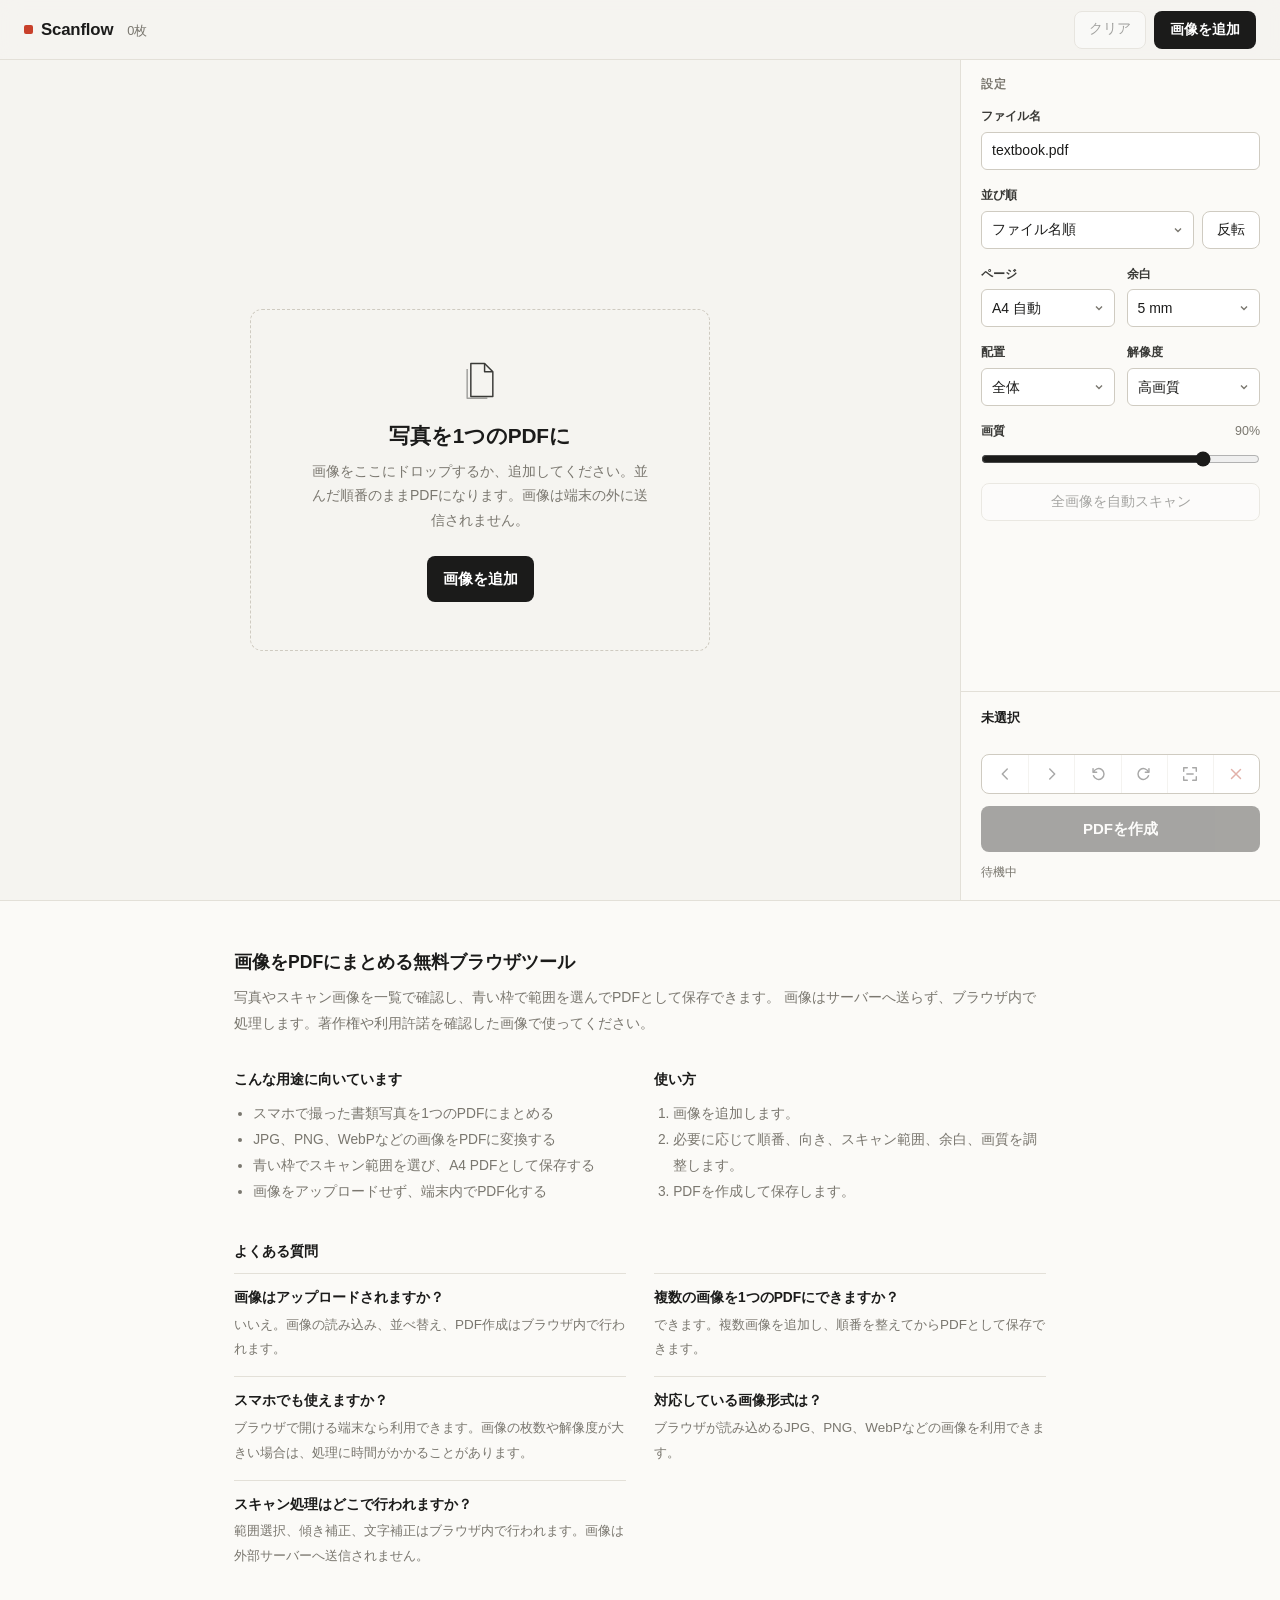
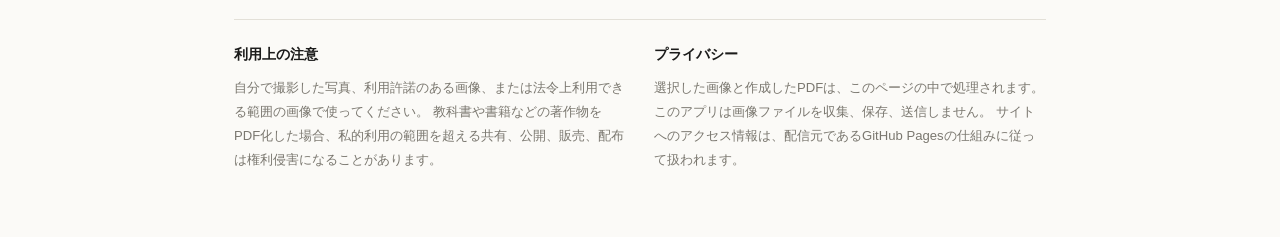
<file: index.html>
<!doctype html>
<html lang="ja">
  <head>
    <meta charset="utf-8" />
    <meta name="viewport" content="width=device-width, initial-scale=1" />
    <title>Scanflow — 写真を順番どおりのPDFに</title>
    <meta
      name="description"
      content="JPG、PNG、WebPなどの画像をブラウザ内で一覧表示し、青い枠で範囲を選んでスキャン補正してからPDF保存できます。"
    />
    <meta name="robots" content="index,follow" />
    <meta name="application-name" content="写真PDFメーカー" />
    <meta name="theme-color" content="#f5f4f0" />
    <link rel="canonical" href="https://meta1529-dev.github.io/photo-pdf-maker/" />
    <link rel="icon" href="data:image/svg+xml,%3Csvg xmlns='http://www.w3.org/2000/svg' viewBox='0 0 64 64'%3E%3Crect width='64' height='64' rx='12' fill='%23157f78'/%3E%3Cpath d='M20 12h20l8 8v32H20z' fill='white'/%3E%3Cpath d='M40 12v10h10' fill='%23d9f4ef'/%3E%3Cpath d='M25 34h18M25 40h18M25 46h12' stroke='%23157f78' stroke-width='3' stroke-linecap='round'/%3E%3C/svg%3E" />
    <link rel="manifest" href="./site.webmanifest" />
    <meta property="og:type" content="website" />
    <meta property="og:locale" content="ja_JP" />
    <meta property="og:site_name" content="写真PDFメーカー" />
    <meta property="og:title" content="画像をPDFに変換・結合 - 写真PDFメーカー" />
    <meta
      property="og:description"
      content="画像を一覧で確認し、スキャン範囲を青い枠で選んでからPDFとして保存できます。"
    />
    <meta property="og:url" content="https://meta1529-dev.github.io/photo-pdf-maker/" />
    <meta name="twitter:card" content="summary" />
    <meta name="twitter:title" content="画像をPDFに変換・結合 - 写真PDFメーカー" />
    <meta
      name="twitter:description"
      content="写真やスキャン画像を一覧化し、青い枠で範囲を選んでPDFにまとめる無料ツールです。"
    />
    <link rel="stylesheet" href="./styles.css" />
    <script type="application/ld+json">
      {
        "@context": "https://schema.org",
        "@type": "WebApplication",
        "name": "写真PDFメーカー",
        "alternateName": "Photo PDF Maker",
        "url": "https://meta1529-dev.github.io/photo-pdf-maker/",
        "applicationCategory": "UtilitiesApplication",
        "operatingSystem": "Any",
        "inLanguage": "ja",
        "isAccessibleForFree": true,
        "description": "JPG、PNG、WebPなどの画像をブラウザ内で並べ替えてPDFに変換できる無料ツールです。",
        "featureList": [
          "画像をPDFに変換",
          "複数画像の結合",
          "画像の並べ替え",
          "画像の回転",
          "青い枠でスキャン範囲を選択",
          "スキャン補正",
          "A4 PDF作成"
        ]
      }
    </script>
  </head>
  <body>
    <div class="app-shell">
      <header class="topbar">
        <div class="brand">
          <h1>Scanflow</h1>
          <p id="summary" class="summary">0枚</p>
        </div>
        <div class="top-actions">
          <button id="clearButton" class="ghost-button" type="button" title="すべて削除" aria-label="すべて削除" disabled>
            クリア
          </button>
          <button id="addButton" class="primary-button" type="button">画像を追加</button>
          <input id="fileInput" type="file" accept="image/*" multiple hidden />
          <input id="scanInput" type="file" accept="image/*" capture="environment" hidden />
        </div>
      </header>

      <main class="workspace">
        <section id="dropZone" class="image-area" aria-label="画像リスト">
          <div id="emptyState" class="empty-state">
            <div class="empty-content">
              <svg class="empty-icon" viewBox="0 0 48 48" aria-hidden="true">
                <path d="M14 6h15l9 9v27H14z" fill="none" stroke="currentColor" stroke-width="1.6" stroke-linejoin="round" />
                <path d="M29 6v9h9" fill="none" stroke="currentColor" stroke-width="1.6" stroke-linejoin="round" />
                <path d="M10 12v32h22" fill="none" stroke="currentColor" stroke-width="1.6" stroke-linejoin="round" opacity=".45" />
              </svg>
              <h2>写真を1つのPDFに</h2>
              <p>画像をここにドロップするか、追加してください。並んだ順番のままPDFになります。画像は端末の外に送信されません。</p>
              <button id="emptyAddButton" class="primary-button large" type="button">画像を追加</button>
            </div>
          </div>
          <div id="imageGrid" class="image-grid" aria-live="polite"></div>
          <p class="grid-hint">
            <span class="hint-wide">クリックで選択 · ドラッグで並べ替え · ダブルクリックでスキャン補正</span>
            <span class="hint-narrow">タップで選択して、下のボタンで並べ替え・回転・補正</span>
          </p>
        </section>

        <aside class="settings-panel">
          <details id="settingsDetails" class="settings" open>
            <summary class="settings-summary">設定</summary>
            <div class="settings-body">
              <div class="panel-section">
                <label class="field-label" for="fileName">ファイル名</label>
                <input id="fileName" class="text-input" type="text" value="textbook.pdf" spellcheck="false" />
              </div>

              <div class="panel-section">
                <label class="field-label" for="orderMode">並び順</label>
                <div class="inline-row">
                  <select id="orderMode" class="select-input">
                    <option value="name" selected>ファイル名順</option>
                    <option value="import">追加した順</option>
                    <option value="date-desc">日時が新しい順</option>
                    <option value="date-asc">日時が古い順</option>
                    <option value="manual">現在の順番</option>
                  </select>
                  <button id="reverseOrderButton" class="ghost-button" type="button" title="順番を反転">反転</button>
                </div>
              </div>

              <div class="field-grid">
                <div class="panel-section">
                  <label class="field-label" for="pageSize">ページ</label>
                  <select id="pageSize" class="select-input">
                    <option value="a4-auto" selected>A4 自動</option>
                    <option value="a4-portrait">A4 縦</option>
                    <option value="a4-landscape">A4 横</option>
                    <option value="image-fit">写真比率</option>
                  </select>
                </div>
                <div class="panel-section">
                  <label class="field-label" for="margin">余白</label>
                  <select id="margin" class="select-input">
                    <option value="0">0 mm</option>
                    <option value="5" selected>5 mm</option>
                    <option value="10">10 mm</option>
                    <option value="15">15 mm</option>
                  </select>
                </div>
                <div class="panel-section">
                  <label class="field-label" for="fitMode">配置</label>
                  <select id="fitMode" class="select-input">
                    <option value="contain" selected>全体</option>
                    <option value="cover">全面</option>
                  </select>
                </div>
                <div class="panel-section">
                  <label class="field-label" for="maxEdge">解像度</label>
                  <select id="maxEdge" class="select-input">
                    <option value="1800">標準</option>
                    <option value="2400" selected>高画質</option>
                    <option value="3200">細部</option>
                    <option value="0">原寸</option>
                  </select>
                </div>
              </div>

              <div class="panel-section">
                <div class="field-row">
                  <label class="field-label" for="quality">画質</label>
                  <span id="qualityValue" class="field-value">90%</span>
                </div>
                <input id="quality" class="slider" type="range" min="55" max="98" value="90" />
              </div>

              <button id="applyScanButton" class="ghost-button full" type="button" disabled>全画像を自動スキャン</button>
            </div>
          </details>

          <div class="dock">
            <div class="selected-bar">
              <div class="selected-info">
                <p id="selectedName" class="selected-name">未選択</p>
                <p id="selectedMeta" class="selected-meta"></p>
              </div>
              <div class="selected-tools" role="toolbar" aria-label="選択中の画像">
                <button id="selPrev" class="tool" type="button" title="前へ" aria-label="前へ" disabled>
                  <svg viewBox="0 0 20 20" aria-hidden="true"><path d="M12.5 4.5 7 10l5.5 5.5" /></svg>
                </button>
                <button id="selNext" class="tool" type="button" title="後へ" aria-label="後へ" disabled>
                  <svg viewBox="0 0 20 20" aria-hidden="true"><path d="M7.5 4.5 13 10l-5.5 5.5" /></svg>
                </button>
                <button id="selRotL" class="tool" type="button" title="左回転" aria-label="左回転" disabled>
                  <svg viewBox="0 0 20 20" aria-hidden="true"><path d="M5 8a6 6 0 1 1 0 4" /><path d="M4.5 4v4h4" /></svg>
                </button>
                <button id="selRotR" class="tool" type="button" title="右回転" aria-label="右回転" disabled>
                  <svg viewBox="0 0 20 20" aria-hidden="true"><path d="M15 8a6 6 0 1 0 0 4" /><path d="M15.5 4v4h-4" /></svg>
                </button>
                <button id="scanSelectedButton" class="tool" type="button" title="スキャン補正" aria-label="スキャン補正" disabled>
                  <svg viewBox="0 0 20 20" aria-hidden="true"><path d="M3 7V3h4M13 3h4v4M17 13v4h-4M7 17H3v-4" /><path d="M6.5 10h7" /></svg>
                </button>
                <button id="selRemove" class="tool danger" type="button" title="削除" aria-label="削除" disabled>
                  <svg viewBox="0 0 20 20" aria-hidden="true"><path d="M5 5l10 10M15 5 5 15" /></svg>
                </button>
              </div>
            </div>

            <div class="dock-actions">
              <button id="createPdfButton" class="primary-button full large" type="button" disabled>PDFを作成</button>
              <div id="resultCard" class="result-card" hidden>
                <p id="resultMeta" class="result-meta"></p>
                <button id="savePdfButton" class="save-button" type="button">保存・共有</button>
              </div>
            </div>
            <p id="status" class="status" role="status">待機中</p>
          </div>
        </aside>
      </main>
    </div>

    <div id="addDialog" class="add-dialog" role="dialog" aria-modal="true" aria-labelledby="addDialogTitle" hidden>
      <div class="add-sheet">
        <header class="add-header">
          <h2 id="addDialogTitle">画像を追加</h2>
          <button id="addCloseButton" class="icon-button" type="button" title="閉じる" aria-label="閉じる">
            <span aria-hidden="true">×</span>
          </button>
        </header>
        <div class="add-options">
          <button id="scanCaptureButton" class="add-option-button" type="button">
            <span class="option-title">カメラでスキャン</span>
            <span class="option-sub">書類を撮影して取り込む</span>
          </button>
          <button id="chooseFilesButton" class="add-option-button" type="button">
            <span class="option-title">写真・ファイルを選択</span>
            <span class="option-sub">複数まとめて選べます</span>
          </button>
        </div>
      </div>
    </div>

    <div id="scanDialog" class="scan-dialog" role="dialog" aria-modal="true" aria-labelledby="scanTitle" hidden>
      <div class="scan-editor">
        <header class="scan-header">
          <div>
            <h2 id="scanTitle">スキャン</h2>
            <p id="scanFileName" class="scan-file-name">未選択</p>
          </div>
          <button id="scanCloseButton" class="icon-button" type="button" title="閉じる" aria-label="閉じる">
            <span aria-hidden="true">×</span>
          </button>
        </header>
        <div class="scan-body">
          <div class="scan-stage">
            <div class="scan-canvas-wrap">
              <canvas id="scanCanvas" class="scan-canvas"></canvas>
              <svg id="scanOverlay" class="scan-overlay" aria-hidden="true"></svg>
            </div>
          </div>
          <aside class="scan-panel">
            <button id="scanAutoButton" class="ghost-button full" type="button">自動検出</button>
            <button id="scanResetButton" class="ghost-button full" type="button">全体を選択</button>
            <button id="scanApplyButton" class="primary-button full" type="button">この範囲で補正</button>
            <button id="scanCancelButton" class="ghost-button full" type="button">キャンセル</button>
          </aside>
        </div>
      </div>
    </div>

    <section class="about-app" aria-labelledby="aboutTitle">
      <div class="about-inner">
        <h2 id="aboutTitle">画像をPDFにまとめる無料ブラウザツール</h2>
        <p>
          写真やスキャン画像を一覧で確認し、青い枠で範囲を選んでPDFとして保存できます。
          画像はサーバーへ送らず、ブラウザ内で処理します。著作権や利用許諾を確認した画像で使ってください。
        </p>
        <div class="seo-section" aria-label="このツールでできること">
          <section>
            <h3>こんな用途に向いています</h3>
            <ul>
              <li>スマホで撮った書類写真を1つのPDFにまとめる</li>
              <li>JPG、PNG、WebPなどの画像をPDFに変換する</li>
              <li>青い枠でスキャン範囲を選び、A4 PDFとして保存する</li>
              <li>画像をアップロードせず、端末内でPDF化する</li>
            </ul>
          </section>
          <section>
            <h3>使い方</h3>
            <ol>
              <li>画像を追加します。</li>
              <li>必要に応じて順番、向き、スキャン範囲、余白、画質を調整します。</li>
              <li>PDFを作成して保存します。</li>
            </ol>
          </section>
        </div>
        <section class="faq-section" aria-labelledby="faqTitle">
          <h3 id="faqTitle">よくある質問</h3>
          <div class="faq-list">
            <article>
              <h4>画像はアップロードされますか？</h4>
              <p>いいえ。画像の読み込み、並べ替え、PDF作成はブラウザ内で行われます。</p>
            </article>
            <article>
              <h4>複数の画像を1つのPDFにできますか？</h4>
              <p>できます。複数画像を追加し、順番を整えてからPDFとして保存できます。</p>
            </article>
            <article>
              <h4>スマホでも使えますか？</h4>
              <p>ブラウザで開ける端末なら利用できます。画像の枚数や解像度が大きい場合は、処理に時間がかかることがあります。</p>
            </article>
            <article>
              <h4>対応している画像形式は？</h4>
              <p>ブラウザが読み込めるJPG、PNG、WebPなどの画像を利用できます。</p>
            </article>
            <article>
              <h4>スキャン処理はどこで行われますか？</h4>
              <p>範囲選択、傾き補正、文字補正はブラウザ内で行われます。画像は外部サーバーへ送信されません。</p>
            </article>
          </div>
        </section>
        <div class="notice-grid" aria-label="利用上の注意とプライバシー">
          <section class="notice-item" aria-labelledby="termsTitle">
            <h3 id="termsTitle">利用上の注意</h3>
            <p>
              自分で撮影した写真、利用許諾のある画像、または法令上利用できる範囲の画像で使ってください。
              教科書や書籍などの著作物をPDF化した場合、私的利用の範囲を超える共有、公開、販売、配布は権利侵害になることがあります。
            </p>
          </section>
          <section class="notice-item" aria-labelledby="privacyTitle">
            <h3 id="privacyTitle">プライバシー</h3>
            <p>
              選択した画像と作成したPDFは、このページの中で処理されます。このアプリは画像ファイルを収集、保存、送信しません。
              サイトへのアクセス情報は、配信元であるGitHub Pagesの仕組みに従って扱われます。
            </p>
          </section>
        </div>
      </div>
    </section>

    <script src="./app.js"></script>
  </body>
</html>
</file>
<file: styles.css>
:root {
  color-scheme: light;
  --bg: #f5f4f0;
  --paper: #fbfaf7;
  --surface: #ffffff;
  --ink: #1b1b1a;
  --ink-2: #3a3a37;
  --muted: #7a776f;
  --line: #e3e0d8;
  --line-strong: #cfcbc1;
  --accent: #c8402a;
  --danger: #b4321f;
  --scan: #2f6fe4;
  --radius: 8px;
  --topbar-h: 60px;
  --panel-w: 320px;
}

* { box-sizing: border-box; }

html,
body { min-height: 100%; }

body {
  margin: 0;
  overflow-x: hidden;
  background: var(--bg);
  color: var(--ink);
  font-family:
    "Hiragino Sans", "Hiragino Kaku Gothic ProN", "Yu Gothic UI", "Yu Gothic",
    YuGothic, "Meiryo", "Noto Sans JP", "Noto Sans CJK JP", "Source Han Sans JP",
    sans-serif;
  font-size: 15px;
  line-height: 1.5;
  -webkit-font-smoothing: antialiased;
}

body.is-dialog-open { overflow: hidden; }

button,
input,
select { font: inherit; color: inherit; }

button { border: 0; background: none; }

button,
select,
input[type="range"] { -webkit-tap-highlight-color: transparent; }

button:disabled {
  cursor: not-allowed;
  opacity: 0.38;
}

:focus-visible {
  outline: 2px solid var(--ink);
  outline-offset: 2px;
}

/* ---------- Buttons ---------- */

.primary-button,
.ghost-button,
.icon-button,
.tool,
.save-button,
.add-option-button {
  display: inline-flex;
  align-items: center;
  justify-content: center;
  gap: 8px;
  border-radius: var(--radius);
  cursor: pointer;
  user-select: none;
  touch-action: manipulation;
  white-space: nowrap;
  transition: background 120ms ease, border-color 120ms ease, color 120ms ease;
}

.primary-button {
  min-height: 38px;
  padding: 0 16px;
  color: #fff;
  background: var(--ink);
  font-size: 0.875rem;
  font-weight: 600;
}

.primary-button:not(:disabled):hover { background: #000; }
.primary-button:not(:disabled):active { background: var(--ink-2); }

.primary-button.large { min-height: 46px; font-size: 0.94rem; }

.full { width: 100%; }

.ghost-button {
  min-height: 38px;
  padding: 0 14px;
  color: var(--ink);
  background: var(--surface);
  border: 1px solid var(--line-strong);
  font-size: 0.85rem;
  font-weight: 500;
}

.ghost-button:not(:disabled):hover { border-color: var(--ink); }

.icon-button {
  width: 36px;
  height: 36px;
  color: var(--muted);
  font-size: 1.3rem;
  line-height: 1;
}

.icon-button:hover { color: var(--ink); background: var(--bg); }

/* ---------- Layout ---------- */

.app-shell {
  min-height: 100vh;
  display: grid;
  grid-template-rows: auto 1fr;
}

.topbar {
  height: var(--topbar-h);
  padding: 0 24px;
  display: flex;
  align-items: center;
  justify-content: space-between;
  gap: 16px;
  position: sticky;
  top: 0;
  z-index: 10;
  background: rgba(245, 244, 240, 0.92);
  border-bottom: 1px solid var(--line);
  backdrop-filter: blur(10px);
  -webkit-backdrop-filter: blur(10px);
}

.brand {
  display: flex;
  align-items: baseline;
  gap: 14px;
  min-width: 0;
}

.dock-actions {
  display: grid;
  gap: 12px;
}

h1 {
  margin: 0;
  white-space: nowrap;
  font-size: 1.05rem;
  font-weight: 700;
  letter-spacing: -0.01em;
}

h1::before {
  content: "";
  display: inline-block;
  width: 9px;
  height: 9px;
  margin-right: 8px;
  vertical-align: 1px;
  background: var(--accent);
  border-radius: 2px;
}

.summary {
  min-width: 0;
  overflow: hidden;
  text-overflow: ellipsis;
  margin: 0;
  color: var(--muted);
  font-size: 0.8rem;
  font-variant-numeric: tabular-nums;
  white-space: nowrap;
}

.top-actions {
  display: flex;
  align-items: center;
  gap: 8px;
}

.workspace {
  display: grid;
  grid-template-columns: minmax(0, 1fr) var(--panel-w);
  align-items: start;
}

.image-area {
  min-width: 0;
  min-height: calc(100vh - var(--topbar-h));
  padding: 24px;
  position: relative;
}

.image-area.is-dragging {
  background: rgba(27, 27, 26, 0.04);
  outline: 2px dashed var(--line-strong);
  outline-offset: -12px;
}

/* ---------- Empty state ---------- */

.empty-state {
  min-height: calc(100vh - var(--topbar-h) - 48px);
  display: grid;
  place-items: center;
}

.empty-content {
  width: min(460px, 100%);
  padding: 48px 28px;
  display: grid;
  justify-items: center;
  text-align: center;
  border: 1.5px dashed var(--line-strong);
  border-radius: 12px;
}

.empty-icon {
  width: 44px;
  height: 44px;
  margin-bottom: 18px;
  color: var(--ink-2);
}

.empty-content h2 {
  margin: 0 0 8px;
  font-size: 1.3rem;
  font-weight: 700;
  letter-spacing: -0.01em;
}

.empty-content p {
  max-width: 340px;
  margin: 0 0 24px;
  color: var(--muted);
  font-size: 0.875rem;
  line-height: 1.75;
}

.empty-state.is-hidden { display: none; }

/* ---------- Thumbnails ---------- */

.image-grid {
  display: grid;
  grid-template-columns: repeat(auto-fill, minmax(118px, 1fr));
  gap: 14px;
}

.grid-hint {
  display: none;
  margin: 18px 0 0;
  color: var(--muted);
  font-size: 0.75rem;
}

.has-items .grid-hint { display: block; }

.hint-narrow { display: none; }

.thumb-card {
  min-width: 0;
  position: relative;
  cursor: pointer;
}

.thumb-image-wrap {
  position: relative;
  aspect-ratio: 3 / 4;
  display: grid;
  place-items: center;
  overflow: hidden;
  padding: 6px;
  background: var(--surface);
  border: 1px solid var(--line);
  border-radius: 6px;
  transition: border-color 120ms ease, box-shadow 120ms ease;
}

.thumb-card:hover .thumb-image-wrap { border-color: var(--line-strong); }

.thumb-card:focus-visible { outline: none; }

.thumb-card:focus-visible .thumb-image-wrap {
  outline: 2px solid var(--ink);
  outline-offset: 2px;
}

.thumb-card.is-selected .thumb-image-wrap {
  border-color: var(--ink);
  box-shadow: 0 0 0 1px var(--ink);
}

.thumb-card.is-drag-over .thumb-image-wrap {
  border-color: var(--accent);
  box-shadow: 0 0 0 1px var(--accent);
}

.thumb-card::before {
  position: absolute;
  top: 6px;
  left: 6px;
  z-index: 2;
  min-width: 22px;
  height: 22px;
  padding: 0 6px;
  display: grid;
  place-items: center;
  content: attr(data-order);
  color: #fff;
  background: rgba(27, 27, 26, 0.78);
  border-radius: 4px;
  font-size: 0.72rem;
  font-weight: 600;
  font-variant-numeric: tabular-nums;
}

.thumb-card.is-selected::before { background: var(--accent); }

.thumb-image {
  max-width: 100%;
  max-height: 100%;
  display: block;
  object-fit: contain;
  image-orientation: from-image;
  transition: transform 140ms ease;
}

.thumb-badge {
  position: absolute;
  right: 6px;
  bottom: 6px;
  padding: 1px 6px;
  color: var(--ink-2);
  background: rgba(255, 255, 255, 0.92);
  border: 1px solid var(--line);
  border-radius: 4px;
  font-size: 0.66rem;
  font-weight: 500;
}

.thumb-name {
  margin: 6px 1px 0;
  overflow: hidden;
  color: var(--muted);
  font-size: 0.72rem;
  text-overflow: ellipsis;
  white-space: nowrap;
}

.thumb-card.is-selected .thumb-name { color: var(--ink); }

/* ---------- Side panel ---------- */

.settings-panel {
  position: sticky;
  top: var(--topbar-h);
  height: calc(100vh - var(--topbar-h));
  display: flex;
  flex-direction: column;
  background: var(--paper);
  border-left: 1px solid var(--line);
}

.settings {
  flex: 1 1 auto;
  min-height: 0;
  overflow-y: auto;
  border-bottom: 1px solid var(--line);
}

.settings-summary {
  padding: 16px 20px 6px;
  color: var(--muted);
  font-size: 0.72rem;
  font-weight: 600;
  letter-spacing: 0.08em;
  list-style: none;
  cursor: default;
  pointer-events: none;
}

.settings-summary::-webkit-details-marker { display: none; }

.settings-body {
  padding: 8px 20px 20px;
  display: grid;
  gap: 16px;
}

.panel-section {
  min-width: 0;
  display: grid;
  gap: 6px;
}

.field-grid {
  display: grid;
  grid-template-columns: 1fr 1fr;
  gap: 16px 12px;
}

.inline-row {
  display: grid;
  grid-template-columns: minmax(0, 1fr) auto;
  gap: 8px;
}

.field-row {
  display: flex;
  align-items: center;
  justify-content: space-between;
}

.field-label {
  color: var(--ink-2);
  font-size: 0.78rem;
  font-weight: 600;
}

.field-value {
  color: var(--muted);
  font-size: 0.78rem;
  font-variant-numeric: tabular-nums;
}

.text-input,
.select-input {
  width: 100%;
  min-height: 38px;
  padding: 0 10px;
  background: var(--surface);
  border: 1px solid var(--line-strong);
  border-radius: 6px;
  font-size: 0.875rem;
}

.select-input {
  appearance: none;
  -webkit-appearance: none;
  padding-right: 28px;
  background-image: url("data:image/svg+xml,%3Csvg xmlns='http://www.w3.org/2000/svg' viewBox='0 0 12 12'%3E%3Cpath d='M3 4.5 6 7.5 9 4.5' fill='none' stroke='%237a776f' stroke-width='1.4'/%3E%3C/svg%3E");
  background-repeat: no-repeat;
  background-position: right 9px center;
  background-size: 12px;
}

.text-input:focus,
.select-input:focus {
  outline: none;
  border-color: var(--ink);
}

.slider {
  width: 100%;
  margin: 4px 0 0;
  accent-color: var(--ink);
}

/* ---------- Dock (selected + create) ---------- */

.dock {
  flex: 0 0 auto;
  padding: 16px 20px 18px;
  display: grid;
  gap: 12px;
  background: var(--paper);
}

.selected-bar {
  display: grid;
  gap: 10px;
}

.selected-info { min-width: 0; }

.selected-name {
  margin: 0;
  overflow: hidden;
  font-size: 0.84rem;
  font-weight: 600;
  text-overflow: ellipsis;
  white-space: nowrap;
}

.selected-meta {
  min-height: 1.2em;
  margin: 2px 0 0;
  color: var(--muted);
  font-size: 0.74rem;
}

.selected-tools {
  display: grid;
  grid-template-columns: repeat(6, minmax(0, 1fr));
  border: 1px solid var(--line-strong);
  border-radius: var(--radius);
  overflow: hidden;
  background: var(--surface);
}

.tool {
  min-width: 0;
  height: 38px;
  border-radius: 0;
  color: var(--ink);
}

.tool + .tool { border-left: 1px solid var(--line); }

.tool:not(:disabled):hover { background: var(--bg); }

.tool.danger { color: var(--danger); }

.tool svg {
  width: 18px;
  height: 18px;
  fill: none;
  stroke: currentColor;
  stroke-width: 1.6;
  stroke-linecap: round;
  stroke-linejoin: round;
}

.result-card {
  display: grid;
  grid-template-columns: minmax(0, 1fr) auto;
  align-items: center;
  gap: 10px;
  padding: 8px 8px 8px 12px;
  background: var(--surface);
  border: 1px solid var(--line-strong);
  border-radius: var(--radius);
}

.result-meta {
  margin: 0;
  overflow: hidden;
  font-size: 0.78rem;
  text-overflow: ellipsis;
  white-space: nowrap;
}

.result-meta::before {
  content: "✓ ";
  color: #2c7a4b;
  font-weight: 700;
}

.save-button {
  min-height: 34px;
  padding: 0 14px;
  color: #fff;
  background: var(--accent);
  font-size: 0.82rem;
  font-weight: 600;
}

.save-button:not(:disabled):hover { background: #ad3420; }

.status {
  margin: 0;
  color: var(--muted);
  font-size: 0.74rem;
  overflow: hidden;
  text-overflow: ellipsis;
  white-space: nowrap;
}

/* ---------- Dialogs ---------- */

.add-dialog,
.scan-dialog {
  position: fixed;
  inset: 0;
  z-index: 30;
  display: grid;
  place-items: center;
  padding: 16px;
  background: rgba(20, 20, 18, 0.5);
}

.add-dialog[hidden],
.scan-dialog[hidden],
.result-card[hidden] { display: none; }

.add-sheet {
  width: min(400px, 100%);
  padding: 16px;
  background: var(--surface);
  border-radius: 12px;
  box-shadow: 0 20px 60px rgba(0, 0, 0, 0.2);
}

.add-header,
.scan-header {
  display: flex;
  align-items: center;
  justify-content: space-between;
  gap: 12px;
}

.add-header h2,
.scan-header h2 {
  margin: 0;
  font-size: 1rem;
  font-weight: 700;
}

.add-options {
  margin-top: 12px;
  display: grid;
  gap: 8px;
}

.add-option-button {
  width: 100%;
  padding: 14px 16px;
  flex-direction: column;
  align-items: flex-start;
  gap: 2px;
  text-align: left;
  border: 1px solid var(--line);
}

.add-option-button:hover { border-color: var(--ink); }

.option-title {
  font-size: 0.92rem;
  font-weight: 600;
}

.option-sub {
  color: var(--muted);
  font-size: 0.76rem;
}

.scan-editor {
  width: min(1180px, 100%);
  height: min(860px, calc(100vh - 32px));
  min-height: 0;
  display: grid;
  grid-template-rows: auto minmax(0, 1fr);
  overflow: hidden;
  background: var(--surface);
  border-radius: 12px;
  box-shadow: 0 24px 80px rgba(0, 0, 0, 0.3);
}

.scan-header {
  min-height: 56px;
  padding: 10px 12px 10px 18px;
  border-bottom: 1px solid var(--line);
}

.scan-file-name {
  max-width: min(58vw, 620px);
  margin: 2px 0 0;
  overflow: hidden;
  color: var(--muted);
  font-size: 0.76rem;
  text-overflow: ellipsis;
  white-space: nowrap;
}

.scan-body {
  min-height: 0;
  display: grid;
  grid-template-columns: minmax(0, 1fr) 200px;
}

.scan-stage {
  min-width: 0;
  min-height: 0;
  display: grid;
  place-items: center;
  overflow: auto;
  padding: 18px;
  background: #262624;
}

.scan-canvas-wrap {
  position: relative;
  max-width: 100%;
  line-height: 0;
}

.scan-canvas {
  max-width: min(100%, 82vw);
  max-height: calc(100vh - 140px);
  display: block;
  background: #fff;
  image-orientation: from-image;
}

.scan-overlay {
  position: absolute;
  inset: 0;
  width: 100%;
  height: 100%;
  touch-action: none;
}

.scan-selection {
  fill: rgba(47, 111, 228, 0.14);
  stroke: var(--scan);
  stroke-width: 3;
  vector-effect: non-scaling-stroke;
}

.scan-handle {
  fill: #fff;
  stroke: var(--scan);
  stroke-width: 3;
  cursor: grab;
  vector-effect: non-scaling-stroke;
}

.scan-hit-area {
  fill: transparent;
  cursor: grab;
  touch-action: none;
}

.scan-panel {
  padding: 14px;
  display: flex;
  flex-direction: column;
  gap: 8px;
  background: var(--paper);
  border-left: 1px solid var(--line);
}

.scan-panel .primary-button { order: -1; min-height: 44px; margin-bottom: 6px; }

/* ---------- About ---------- */

.about-app {
  background: var(--paper);
  border-top: 1px solid var(--line);
}

.about-inner {
  width: min(860px, 100%);
  margin: 0 auto;
  padding: 48px 24px 64px;
}

.about-inner h2 {
  margin: 0 0 10px;
  font-size: 1.1rem;
  font-weight: 700;
}

.about-inner p {
  margin: 0;
  color: var(--muted);
  font-size: 0.875rem;
  line-height: 1.85;
}

.seo-section {
  margin-top: 32px;
  display: grid;
  grid-template-columns: repeat(2, minmax(0, 1fr));
  gap: 28px;
}

.seo-section h3,
.faq-section h3,
.notice-item h3 {
  margin: 0 0 10px;
  font-size: 0.9rem;
  font-weight: 700;
}

.seo-section ul,
.seo-section ol {
  margin: 0;
  padding-left: 1.2rem;
  color: var(--muted);
  font-size: 0.86rem;
  line-height: 1.9;
}

.faq-section { margin-top: 36px; }

.faq-list {
  display: grid;
  grid-template-columns: repeat(2, minmax(0, 1fr));
  gap: 0 28px;
}

.faq-list article {
  min-width: 0;
  padding: 14px 0;
  border-top: 1px solid var(--line);
}

.faq-list h4 {
  margin: 0 0 4px;
  font-size: 0.86rem;
  font-weight: 600;
}

.faq-list p { font-size: 0.84rem; }

.notice-grid {
  margin-top: 36px;
  padding-top: 24px;
  display: grid;
  grid-template-columns: repeat(2, minmax(0, 1fr));
  gap: 28px;
  border-top: 1px solid var(--line);
}

.notice-item { min-width: 0; }

.notice-item p { font-size: 0.82rem; }

/* ---------- Tablet / phone ---------- */

@media (max-width: 860px) {
  :root { --topbar-h: 56px; }

  .topbar { padding: 0 16px; }

  .workspace { grid-template-columns: 1fr; }

  .image-area {
    min-height: 0;
    padding: 16px;
  }

  .empty-state { min-height: calc(100svh - var(--topbar-h) - 32px); }

  .image-grid {
    grid-template-columns: repeat(auto-fill, minmax(96px, 1fr));
    gap: 10px;
  }

  .grid-hint { margin-top: 14px; }

  .hint-wide { display: none; }

  .hint-narrow { display: inline; }

  /* Settings become a collapsible block under the grid */
  .settings-panel {
    position: static;
    height: auto;
    border-left: 0;
    background: transparent;
  }

  .settings {
    margin: 0 16px 16px;
    overflow: visible;
    background: var(--paper);
    border: 1px solid var(--line);
    border-radius: 10px;
  }

  .settings-summary {
    position: relative;
    padding: 14px 16px;
    color: var(--ink);
    font-size: 0.875rem;
    letter-spacing: 0;
    pointer-events: auto;
    cursor: pointer;
  }

  .settings-summary::after {
    content: "";
    position: absolute;
    right: 18px;
    top: 50%;
    width: 7px;
    height: 7px;
    border-right: 1.5px solid var(--muted);
    border-bottom: 1.5px solid var(--muted);
    transform: translateY(-70%) rotate(45deg);
    transition: transform 150ms ease;
  }

  .settings[open] .settings-summary::after { transform: translateY(-30%) rotate(-135deg); }

  .settings-body { padding: 0 16px 16px; }

  /* Action dock pinned to the bottom so you never scroll to reach it */
  .dock {
    display: none;
    position: fixed;
    left: 0;
    right: 0;
    bottom: 0;
    z-index: 20;
    padding: 10px 12px calc(10px + env(safe-area-inset-bottom));
    gap: 8px;
    background: rgba(251, 250, 247, 0.96);
    border-top: 1px solid var(--line);
    backdrop-filter: blur(12px);
    -webkit-backdrop-filter: blur(12px);
  }

  .has-items .dock { display: grid; }

  .has-items .about-app { padding-bottom: 150px; }

  .selected-bar {
    grid-template-columns: minmax(0, 1fr) auto;
    align-items: center;
    gap: 10px;
  }

  .selected-meta { display: none; }

  .selected-tools { grid-template-columns: repeat(6, 40px); }

  .tool { height: 36px; }

  .dock .primary-button.large { min-height: 44px; }

  .dock-actions:has(.result-card:not([hidden])) {
    grid-template-columns: minmax(0, 1fr) minmax(0, 1fr);
    gap: 8px;
  }

  .dock .result-card {
    display: block;
    padding: 0;
    border: 0;
    background: none;
  }

  .dock .result-card[hidden] { display: none; }

  .dock .result-meta { display: none; }

  .dock .save-button {
    width: 100%;
    min-height: 44px;
    font-size: 0.94rem;
  }

  .status { font-size: 0.7rem; }

  .add-dialog {
    place-items: end stretch;
    padding: 0;
  }

  .add-sheet {
    width: 100%;
    padding: 16px 16px calc(16px + env(safe-area-inset-bottom));
    border-radius: 14px 14px 0 0;
  }

  .scan-dialog { padding: 0; }

  .scan-editor {
    width: 100%;
    height: 100dvh;
    border-radius: 0;
  }

  .scan-body {
    grid-template-columns: 1fr;
    grid-template-rows: minmax(0, 1fr) auto;
  }

  .scan-stage { padding: 10px; }

  .scan-canvas {
    max-width: 100%;
    max-height: calc(100dvh - 190px);
  }

  .scan-panel {
    display: grid;
    grid-template-columns: repeat(3, minmax(0, 1fr));
    padding: 10px 12px calc(10px + env(safe-area-inset-bottom));
    border-top: 1px solid var(--line);
    border-left: 0;
  }

  .scan-panel .primary-button {
    grid-column: 1 / -1;
    margin-bottom: 0;
  }
}

@media (max-width: 560px) {
  .summary { font-size: 0.75rem; }

  .brand { gap: 10px; }

  .top-actions .ghost-button { padding: 0 10px; }

  .image-grid {
    grid-template-columns: repeat(4, minmax(0, 1fr));
    gap: 8px;
  }

  .thumb-image-wrap { padding: 3px; border-radius: 4px; }

  .thumb-card::before {
    top: 3px;
    left: 3px;
    min-width: 18px;
    height: 18px;
    padding: 0 4px;
    font-size: 0.64rem;
  }

  .thumb-name { display: none; }

  .thumb-badge { display: none; }

  .selected-tools { grid-template-columns: repeat(6, 36px); }

  .about-inner { padding: 32px 16px 40px; }

  .seo-section,
  .faq-list,
  .notice-grid {
    grid-template-columns: 1fr;
    gap: 16px;
  }

  .faq-list { gap: 0; }
}

@media (max-width: 360px) {
  .image-grid { grid-template-columns: repeat(3, minmax(0, 1fr)); }
  .selected-tools { grid-template-columns: repeat(6, 32px); }
}

@media (prefers-reduced-motion: reduce) {
  *,
  *::before,
  *::after {
    scroll-behavior: auto !important;
    transition-duration: 0.01ms !important;
    animation-duration: 0.01ms !important;
  }
}
</file>
